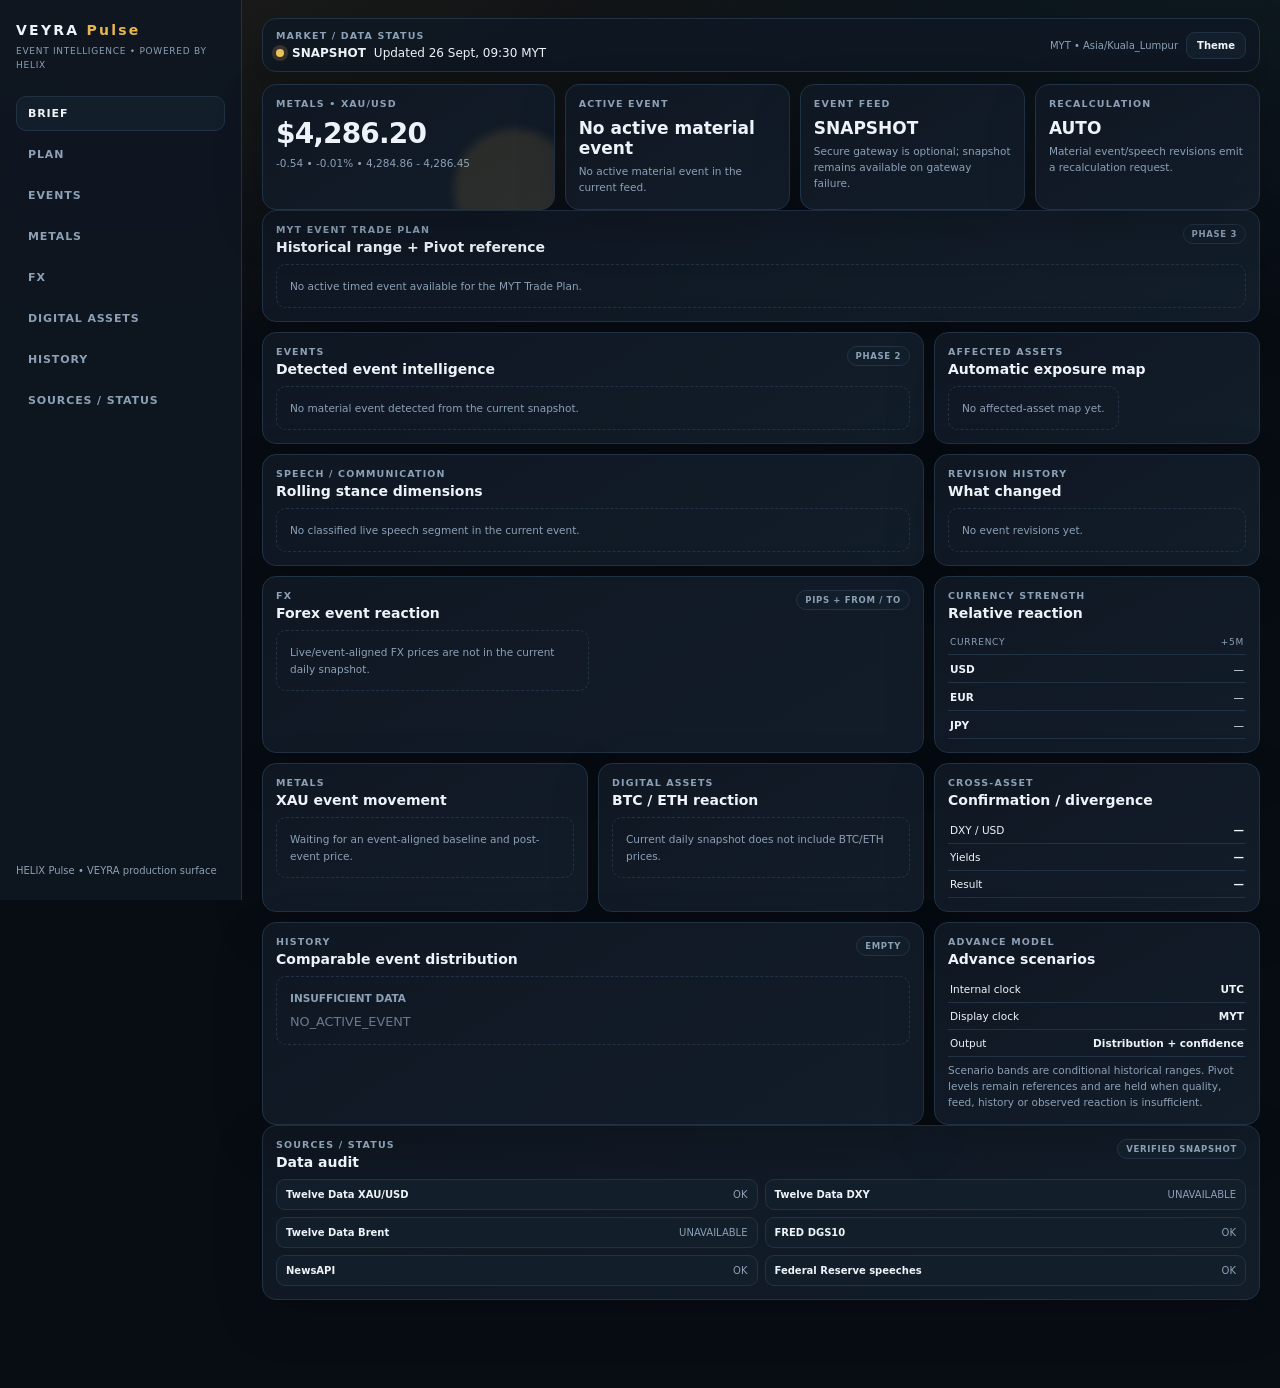
<file: index.html>
<!doctype html><html lang="en" data-theme="dark"><head><meta charset="utf-8"><meta name="viewport" content="width=device-width, initial-scale=1, viewport-fit=cover"><meta name="color-scheme" content="dark light"><meta name="theme-color" content="#080d14"><title>VEYRA Pulse — Event Intelligence</title><link rel="stylesheet" href="./macro/ui/macro-desk.css"><link rel="stylesheet" href="./macro/ui/phase2.css"><link rel="stylesheet" href="./macro/ui/phase3.css"></head><body>
<div class="app-shell"><aside class="rail" aria-label="VEYRA Pulse navigation"><div class="brand-block"><div class="brand">VEYRA <span>Pulse</span></div><div class="brand-sub">Event Intelligence • Powered by HELIX</div></div><nav class="rail-nav" aria-label="Primary"><button class="nav-item active" data-view="BRIEF">BRIEF</button><button class="nav-item" data-view="PLAN">PLAN</button><button class="nav-item" data-view="EVENTS">EVENTS</button><button class="nav-item" data-view="METALS">METALS</button><button class="nav-item" data-view="FX">FX</button><button class="nav-item" data-view="DIGITAL ASSETS">DIGITAL ASSETS</button><button class="nav-item" data-view="HISTORY">HISTORY</button><button class="nav-item" data-view="SOURCES">SOURCES / STATUS</button></nav><div class="rail-foot">HELIX Pulse • VEYRA production surface</div></aside>
<main class="main"><header class="status-strip"><div><div class="eyebrow">MARKET / DATA STATUS</div><div class="status-line"><span id="status-dot" class="status-dot"></span><strong id="feed-status">SNAPSHOT</strong><span id="updated-at">—</span></div></div><div class="status-actions"><span class="time-zone">MYT • Asia/Kuala_Lumpur</span><button id="theme-toggle" class="ghost-btn" type="button">Theme</button></div></header>
<section class="hero-grid" data-view-section="BRIEF PLAN METALS EVENTS"><article class="panel hero-card accent-card"><div class="eyebrow">METALS • XAU/USD</div><div id="xau-price" class="hero-value">—</div><div id="xau-change" class="hero-meta">—</div></article><article class="panel hero-card"><div class="eyebrow">ACTIVE EVENT</div><div id="active-event" class="hero-label">No active material event</div><div id="active-event-meta" class="hero-meta">—</div></article><article class="panel hero-card"><div class="eyebrow">EVENT FEED</div><div id="event-feed-state" class="hero-label">SNAPSHOT</div><div class="hero-meta">Secure gateway is optional; snapshot remains available on gateway failure.</div></article><article class="panel hero-card"><div class="eyebrow">RECALCULATION</div><div class="hero-label">AUTO</div><div class="hero-meta">Material event/speech revisions emit a recalculation request.</div></article></section>
<section id="trade-plan-section" class="panel" data-view-section="BRIEF PLAN EVENTS"><div class="section-head"><div><div class="eyebrow">MYT EVENT TRADE PLAN</div><h2>Historical range + Pivot reference</h2></div><span class="badge">PHASE 3</span></div><div id="trade-plan-host" class="empty-state">No active timed event available for the MYT Trade Plan.</div></section>
<section class="content-grid" data-view-section="BRIEF EVENTS"><article class="panel span-2"><div class="section-head"><div><div class="eyebrow">EVENTS</div><h2>Detected event intelligence</h2></div><span class="badge">PHASE 2</span></div><div id="event-list" class="event-list"></div></article><article class="panel"><div class="eyebrow">AFFECTED ASSETS</div><h2>Automatic exposure map</h2><div id="affected-assets" class="asset-chip-grid"></div></article></section>
<section class="content-grid" data-view-section="BRIEF EVENTS"><article class="panel span-2"><div class="eyebrow">SPEECH / COMMUNICATION</div><h2>Rolling stance dimensions</h2><div id="speech-panel"></div></article><article class="panel"><div class="eyebrow">REVISION HISTORY</div><h2>What changed</h2><div id="revision-list"></div></article></section>
<section class="content-grid" data-view-section="BRIEF FX"><article class="panel span-2"><div class="section-head"><div><div class="eyebrow">FX</div><h2>Forex event reaction</h2></div><span class="badge">PIPS + FROM / TO</span></div><div id="fx-reactions" class="reaction-grid"><div class="empty-state">Live/event-aligned FX prices are not in the current daily snapshot.</div></div></article><article class="panel"><div class="eyebrow">CURRENCY STRENGTH</div><h2>Relative reaction</h2><div class="mini-table"><div><span>Currency</span><span>+5m</span></div><div><strong>USD</strong><span>—</span></div><div><strong>EUR</strong><span>—</span></div><div><strong>JPY</strong><span>—</span></div></div></article></section>
<section class="content-grid" data-view-section="BRIEF METALS DIGITAL ASSETS"><article class="panel"><div class="eyebrow">METALS</div><h2>XAU event movement</h2><div id="metal-reaction" class="empty-state">Waiting for an event-aligned baseline and post-event price.</div></article><article class="panel"><div class="eyebrow">DIGITAL ASSETS</div><h2>BTC / ETH reaction</h2><div id="digital-reactions" class="empty-state">Current daily snapshot does not include BTC/ETH prices.</div></article><article class="panel"><div class="eyebrow">CROSS-ASSET</div><h2>Confirmation / divergence</h2><div class="state-row"><span>DXY / USD</span><strong>—</strong></div><div class="state-row"><span>Yields</span><strong>—</strong></div><div class="state-row"><span>Result</span><strong>—</strong></div></article></section>
<section class="content-grid" data-view-section="BRIEF HISTORY PLAN"><article class="panel span-2"><div class="section-head"><div><div class="eyebrow">HISTORY</div><h2>Comparable event distribution</h2></div><span id="history-data-status" class="badge">LOADING</span></div><div id="history-model-host" class="empty-state">Loading verified event-aligned history.</div></article><article class="panel"><div class="eyebrow">ADVANCE MODEL</div><h2>Advance scenarios</h2><div class="state-row"><span>Internal clock</span><strong>UTC</strong></div><div class="state-row"><span>Display clock</span><strong>MYT</strong></div><div class="state-row"><span>Output</span><strong>Distribution + confidence</strong></div><div class="hero-meta">Scenario bands are conditional historical ranges. Pivot levels remain references and are held when quality, feed, history or observed reaction is insufficient.</div></article></section>
<section class="panel" data-view-section="BRIEF SOURCES"><div class="section-head"><div><div class="eyebrow">SOURCES / STATUS</div><h2>Data audit</h2></div><span id="verified-badge" class="badge">—</span></div><div id="source-list" class="source-list"></div></section></main>
<nav class="bottom-nav" aria-label="Mobile navigation"><button data-view="PLAN">PLAN</button><button data-view="EVENTS">EVENTS</button><button data-view="FX">FX</button><button data-view="METALS">METALS</button><button data-view="MORE" class="active">MORE</button></nav></div>
<script src="./xauusd-data.js"></script><script type="module" src="./macro/ui/app.mjs"></script></body></html>
</file>
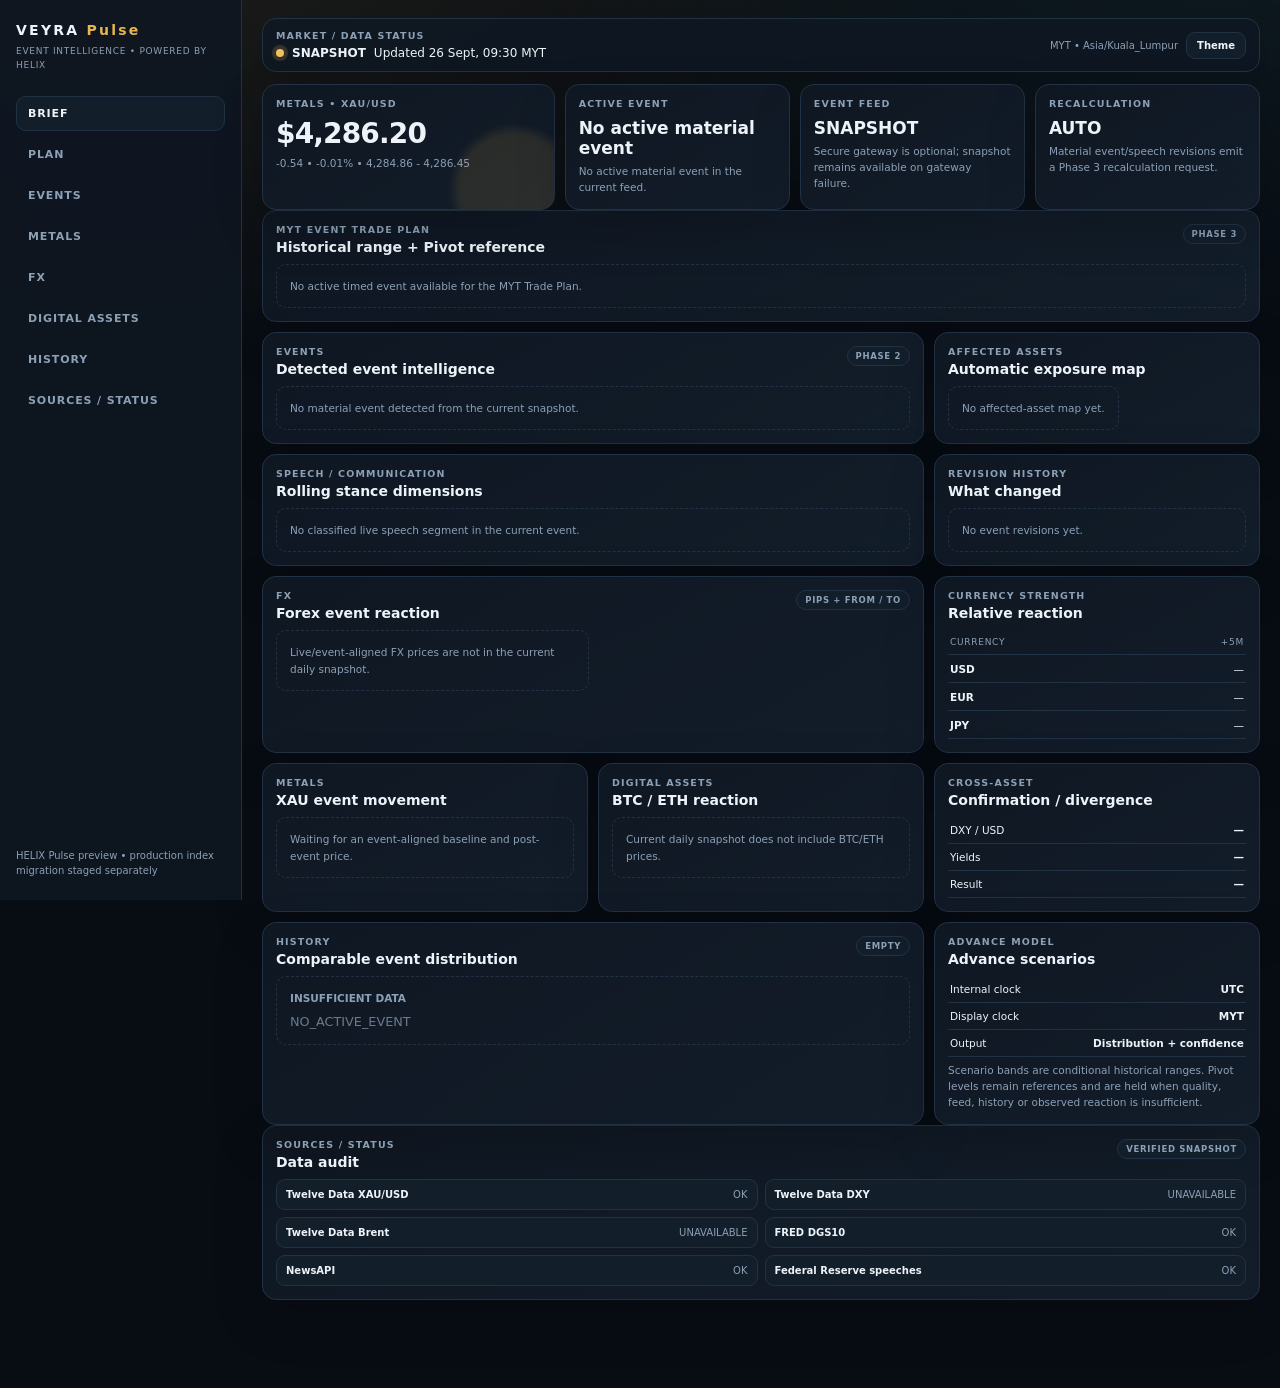
<file: macro-preview.html>
<!doctype html><html lang="en" data-theme="dark"><head><meta charset="utf-8"><meta name="viewport" content="width=device-width, initial-scale=1, viewport-fit=cover"><meta name="color-scheme" content="dark light"><meta name="theme-color" content="#080d14"><title>VEYRA Pulse — Event Intelligence</title><link rel="stylesheet" href="./macro/ui/macro-desk.css"><link rel="stylesheet" href="./macro/ui/phase2.css"><link rel="stylesheet" href="./macro/ui/phase3.css"></head><body>
<div class="app-shell"><aside class="rail" aria-label="VEYRA Pulse navigation"><div class="brand-block"><div class="brand">VEYRA <span>Pulse</span></div><div class="brand-sub">Event Intelligence • Powered by HELIX</div></div><nav class="rail-nav" aria-label="Primary"><button class="nav-item active" data-view="BRIEF">BRIEF</button><button class="nav-item" data-view="PLAN">PLAN</button><button class="nav-item" data-view="EVENTS">EVENTS</button><button class="nav-item" data-view="METALS">METALS</button><button class="nav-item" data-view="FX">FX</button><button class="nav-item" data-view="DIGITAL ASSETS">DIGITAL ASSETS</button><button class="nav-item" data-view="HISTORY">HISTORY</button><button class="nav-item" data-view="SOURCES">SOURCES / STATUS</button></nav><div class="rail-foot">HELIX Pulse preview • production index migration staged separately</div></aside>
<main class="main"><header class="status-strip"><div><div class="eyebrow">MARKET / DATA STATUS</div><div class="status-line"><span id="status-dot" class="status-dot"></span><strong id="feed-status">SNAPSHOT</strong><span id="updated-at">—</span></div></div><div class="status-actions"><span class="time-zone">MYT • Asia/Kuala_Lumpur</span><button id="theme-toggle" class="ghost-btn" type="button">Theme</button></div></header>
<section class="hero-grid" data-view-section="BRIEF PLAN METALS EVENTS"><article class="panel hero-card accent-card"><div class="eyebrow">METALS • XAU/USD</div><div id="xau-price" class="hero-value">—</div><div id="xau-change" class="hero-meta">—</div></article><article class="panel hero-card"><div class="eyebrow">ACTIVE EVENT</div><div id="active-event" class="hero-label">No active material event</div><div id="active-event-meta" class="hero-meta">—</div></article><article class="panel hero-card"><div class="eyebrow">EVENT FEED</div><div id="event-feed-state" class="hero-label">SNAPSHOT</div><div class="hero-meta">Secure gateway is optional; snapshot remains available on gateway failure.</div></article><article class="panel hero-card"><div class="eyebrow">RECALCULATION</div><div class="hero-label">AUTO</div><div class="hero-meta">Material event/speech revisions emit a Phase 3 recalculation request.</div></article></section>
<section id="trade-plan-section" class="panel" data-view-section="BRIEF PLAN EVENTS"><div class="section-head"><div><div class="eyebrow">MYT EVENT TRADE PLAN</div><h2>Historical range + Pivot reference</h2></div><span class="badge">PHASE 3</span></div><div id="trade-plan-host" class="empty-state">No active timed event available for the MYT Trade Plan.</div></section>
<section class="content-grid" data-view-section="BRIEF EVENTS"><article class="panel span-2"><div class="section-head"><div><div class="eyebrow">EVENTS</div><h2>Detected event intelligence</h2></div><span class="badge">PHASE 2</span></div><div id="event-list" class="event-list"></div></article><article class="panel"><div class="eyebrow">AFFECTED ASSETS</div><h2>Automatic exposure map</h2><div id="affected-assets" class="asset-chip-grid"></div></article></section>
<section class="content-grid" data-view-section="BRIEF EVENTS"><article class="panel span-2"><div class="eyebrow">SPEECH / COMMUNICATION</div><h2>Rolling stance dimensions</h2><div id="speech-panel"></div></article><article class="panel"><div class="eyebrow">REVISION HISTORY</div><h2>What changed</h2><div id="revision-list"></div></article></section>
<section class="content-grid" data-view-section="BRIEF FX"><article class="panel span-2"><div class="section-head"><div><div class="eyebrow">FX</div><h2>Forex event reaction</h2></div><span class="badge">PIPS + FROM / TO</span></div><div id="fx-reactions" class="reaction-grid"><div class="empty-state">Live/event-aligned FX prices are not in the current daily snapshot.</div></div></article><article class="panel"><div class="eyebrow">CURRENCY STRENGTH</div><h2>Relative reaction</h2><div class="mini-table"><div><span>Currency</span><span>+5m</span></div><div><strong>USD</strong><span>—</span></div><div><strong>EUR</strong><span>—</span></div><div><strong>JPY</strong><span>—</span></div></div></article></section>
<section class="content-grid" data-view-section="BRIEF METALS DIGITAL ASSETS"><article class="panel"><div class="eyebrow">METALS</div><h2>XAU event movement</h2><div id="metal-reaction" class="empty-state">Waiting for an event-aligned baseline and post-event price.</div></article><article class="panel"><div class="eyebrow">DIGITAL ASSETS</div><h2>BTC / ETH reaction</h2><div id="digital-reactions" class="empty-state">Current daily snapshot does not include BTC/ETH prices.</div></article><article class="panel"><div class="eyebrow">CROSS-ASSET</div><h2>Confirmation / divergence</h2><div class="state-row"><span>DXY / USD</span><strong>—</strong></div><div class="state-row"><span>Yields</span><strong>—</strong></div><div class="state-row"><span>Result</span><strong>—</strong></div></article></section>
<section class="content-grid" data-view-section="BRIEF HISTORY PLAN"><article class="panel span-2"><div class="section-head"><div><div class="eyebrow">HISTORY</div><h2>Comparable event distribution</h2></div><span id="history-data-status" class="badge">LOADING</span></div><div id="history-model-host" class="empty-state">Loading verified event-aligned history.</div></article><article class="panel"><div class="eyebrow">ADVANCE MODEL</div><h2>Advance scenarios</h2><div class="state-row"><span>Internal clock</span><strong>UTC</strong></div><div class="state-row"><span>Display clock</span><strong>MYT</strong></div><div class="state-row"><span>Output</span><strong>Distribution + confidence</strong></div><div class="hero-meta">Scenario bands are conditional historical ranges. Pivot levels remain references and are held when quality, feed, history or observed reaction is insufficient.</div></article></section>
<section class="panel" data-view-section="BRIEF SOURCES"><div class="section-head"><div><div class="eyebrow">SOURCES / STATUS</div><h2>Data audit</h2></div><span id="verified-badge" class="badge">—</span></div><div id="source-list" class="source-list"></div></section></main>
<nav class="bottom-nav" aria-label="Mobile navigation"><button data-view="PLAN">PLAN</button><button data-view="EVENTS">EVENTS</button><button data-view="FX">FX</button><button data-view="METALS">METALS</button><button data-view="MORE" class="active">MORE</button></nav></div>
<script src="./xauusd-data.js"></script><script type="module" src="./macro/ui/app.mjs"></script></body></html>
</file>
<file: macro/ui/macro-desk.css>
:root{--bg:#080d14;--panel:#0f1722;--panel2:#131e2b;--line:#223245;--text:#edf3f8;--muted:#8ca0b6;--gold:#e7b64f;--cyan:#65d3ca;--good:#45d397;--bad:#ff647e;--warn:#efc15a;--shadow:0 18px 50px rgba(0,0,0,.18)}
html[data-theme="light"]{--bg:#edf2f7;--panel:#fff;--panel2:#f4f7fa;--line:#d8e1ea;--text:#101b27;--muted:#63778b;--gold:#9f7118;--cyan:#157f77;--good:#177c59;--bad:#b63b51;--warn:#946d12;--shadow:0 14px 35px rgba(16,27,39,.08)}
*{box-sizing:border-box}html,body{margin:0;min-height:100%;background:var(--bg);color:var(--text);font-family:Inter,ui-sans-serif,system-ui,-apple-system,"Segoe UI",sans-serif}body{background-image:radial-gradient(900px 500px at 9% -10%,color-mix(in srgb,var(--gold) 11%,transparent),transparent),radial-gradient(700px 420px at 95% -8%,color-mix(in srgb,var(--cyan) 8%,transparent),transparent)}button{font:inherit}.app-shell{min-height:100vh;display:grid;grid-template-columns:242px minmax(0,1fr)}.rail{height:100vh;position:sticky;top:0;padding:22px 16px;border-right:1px solid var(--line);background:color-mix(in srgb,var(--panel) 91%,transparent);backdrop-filter:blur(18px);display:flex;flex-direction:column;gap:24px}.brand{font-weight:900;letter-spacing:.16em;font-size:14px}.brand span{color:var(--gold)}.brand-sub{margin-top:7px;color:var(--muted);font-size:9px;line-height:1.5;letter-spacing:.08em;text-transform:uppercase}.rail-nav{display:grid;gap:6px}.nav-item,.bottom-nav button{border:1px solid transparent;background:transparent;color:var(--muted);font-size:11px;font-weight:800;letter-spacing:.08em;text-align:left;padding:10px 11px;border-radius:10px;cursor:pointer}.nav-item:hover,.nav-item.active{color:var(--text);background:var(--panel2);border-color:var(--line)}.rail-foot{margin-top:auto;color:var(--muted);font-size:10px;line-height:1.5}.main{padding:18px 20px 88px;min-width:0}.status-strip{display:flex;justify-content:space-between;align-items:center;gap:14px;padding:11px 13px;border:1px solid var(--line);border-radius:14px;background:color-mix(in srgb,var(--panel) 92%,transparent);box-shadow:var(--shadow)}.eyebrow{font-size:9.5px;font-weight:800;letter-spacing:.12em;color:var(--muted);text-transform:uppercase}.status-line{display:flex;align-items:center;gap:8px;margin-top:5px;font-size:12px}.status-dot{width:8px;height:8px;border-radius:50%;background:var(--warn);box-shadow:0 0 0 4px color-mix(in srgb,var(--warn) 16%,transparent)}.status-actions{display:flex;align-items:center;gap:8px}.time-zone{font-size:10px;color:var(--muted)}.ghost-btn{border:1px solid var(--line);background:var(--panel2);color:var(--text);border-radius:9px;padding:7px 10px;font-size:10px;font-weight:700;cursor:pointer}.hero-grid{display:grid;grid-template-columns:1.3fr repeat(3,1fr);gap:10px;margin-top:12px}.panel{border:1px solid var(--line);border-radius:14px;background:linear-gradient(150deg,color-mix(in srgb,var(--panel) 98%,transparent),color-mix(in srgb,var(--panel2) 94%,transparent));padding:13px;box-shadow:var(--shadow);min-width:0}.accent-card:after{content:"";position:absolute;inset:auto -20px -40px auto;width:120px;height:120px;border-radius:50%;background:color-mix(in srgb,var(--gold) 12%,transparent);filter:blur(4px)}.hero-card{position:relative;overflow:hidden;min-height:115px}.hero-value{margin-top:8px;font-size:28px;font-weight:900;letter-spacing:-.03em;font-variant-numeric:tabular-nums}.hero-label{margin-top:9px;font-size:17px;font-weight:800}.hero-meta{margin-top:6px;color:var(--muted);font-size:10.5px;line-height:1.5}.content-grid{display:grid;grid-template-columns:1fr 1fr 1fr;gap:10px;margin-top:10px}.span-2{grid-column:span 2}.section-head{display:flex;justify-content:space-between;align-items:flex-start;gap:10px}h2{font-size:14px;margin:4px 0 9px}.badge{display:inline-flex;border:1px solid var(--line);background:var(--panel2);color:var(--muted);border-radius:999px;padding:4px 8px;font-size:8.5px;font-weight:800;letter-spacing:.08em}.event-placeholder{display:grid;grid-template-columns:repeat(3,1fr);gap:8px}.event-placeholder>div{padding:10px;border:1px solid var(--line);border-radius:10px;background:var(--panel2)}.event-placeholder strong{display:block;font-size:11px}.event-placeholder span{display:block;color:var(--muted);font-size:9.5px;line-height:1.45;margin-top:4px}.currency-grid{display:grid;grid-template-columns:repeat(4,1fr);gap:6px}.currency-grid span{padding:9px 4px;text-align:center;border:1px solid var(--line);border-radius:9px;background:var(--panel2);font-size:10px;font-weight:800}.empty-state{border:1px dashed var(--line);border-radius:10px;color:var(--muted);padding:13px;font-size:10.5px;line-height:1.55}.reaction-grid{display:grid;grid-template-columns:repeat(2,minmax(0,1fr));gap:8px}.mini-table{display:grid;gap:1px}.mini-table>div,.state-row{display:flex;justify-content:space-between;gap:12px;padding:7px 2px;border-bottom:1px solid var(--line);font-size:10.5px}.mini-table>div:first-child{color:var(--muted);font-size:9px;text-transform:uppercase;letter-spacing:.08em}.source-list{display:grid;grid-template-columns:repeat(2,minmax(0,1fr));gap:7px}.source-item{display:flex;justify-content:space-between;gap:10px;border:1px solid var(--line);background:var(--panel2);padding:9px;border-radius:9px;font-size:10px}.source-item span{color:var(--muted)}.hidden{display:none!important}.bottom-nav{display:none}
@media(max-width:1050px){.app-shell{grid-template-columns:84px minmax(0,1fr)}.rail{padding:18px 9px}.brand{font-size:10px;letter-spacing:.06em}.brand-sub,.rail-foot{display:none}.nav-item{font-size:8.5px;padding:9px 6px}.hero-grid,.content-grid{grid-template-columns:1fr 1fr}.span-2{grid-column:span 2}.event-placeholder{grid-template-columns:1fr}}
@media(max-width:700px){.app-shell{display:block}.rail{display:none}.main{padding:10px 10px calc(86px + env(safe-area-inset-bottom))}.status-strip{position:sticky;top:0;z-index:12;border-radius:12px}.status-actions .time-zone{display:none}.hero-grid,.content-grid{grid-template-columns:1fr}.span-2{grid-column:auto}.hero-card{min-height:100px}.event-placeholder,.reaction-grid,.source-list{grid-template-columns:1fr}.bottom-nav{display:grid;grid-template-columns:repeat(5,1fr);position:fixed;left:8px;right:8px;bottom:calc(8px + env(safe-area-inset-bottom));z-index:20;border:1px solid var(--line);border-radius:15px;padding:5px;background:color-mix(in srgb,var(--panel) 96%,transparent);box-shadow:0 18px 60px rgba(0,0,0,.35);backdrop-filter:blur(16px)}.bottom-nav button{padding:9px 3px;text-align:center;font-size:8px;letter-spacing:.02em}.bottom-nav button.active{background:var(--panel2);border-color:var(--line);color:var(--gold)}.currency-grid{grid-template-columns:repeat(4,1fr)}}
.reaction-card{border:1px solid var(--line);border-radius:11px;padding:11px;background:var(--panel2)}.reaction-title{font-size:11px;font-weight:900;letter-spacing:.05em}.reaction-prices{margin-top:5px;color:var(--muted);font-size:10px;font-variant-numeric:tabular-nums}.reaction-move{margin-top:7px;font-size:15px;font-weight:900;font-variant-numeric:tabular-nums}.reaction-states{display:grid;grid-template-columns:auto 1fr;gap:4px 10px;margin-top:9px;padding-top:8px;border-top:1px solid var(--line);font-size:9.5px}.reaction-states span{color:var(--muted)}.reaction-states strong{text-align:right}.reaction-detail{margin-top:7px;color:var(--muted);font-size:9px;line-height:1.45}
</file>
<file: macro/ui/phase2.css>
.event-list{display:grid;gap:7px}.event-row{border:1px solid var(--line);background:var(--panel2);border-radius:11px;padding:10px}.event-row-top{display:flex;justify-content:space-between;gap:10px;align-items:flex-start}.event-row-top strong{font-size:10.5px;line-height:1.4}.event-row-meta{margin-top:6px;color:var(--muted);font-size:9px;line-height:1.45}.asset-chip-grid{display:flex;flex-wrap:wrap;gap:6px}.asset-chip-grid>span{display:inline-flex;padding:6px 8px;border:1px solid var(--line);border-radius:999px;background:var(--panel2);font-size:9px;font-weight:800;letter-spacing:.03em}.speech-head{display:flex;align-items:center;justify-content:space-between;gap:12px;margin-bottom:9px}.speech-head strong{font-size:15px;letter-spacing:.06em}.speech-head span{color:var(--muted);font-size:9px}.dimension-grid{display:grid;grid-template-columns:repeat(3,minmax(0,1fr));gap:7px}.dimension-grid>div{border:1px solid var(--line);background:var(--panel2);border-radius:9px;padding:8px;display:flex;justify-content:space-between;gap:8px}.dimension-grid span{color:var(--muted);font-size:8.5px;text-transform:uppercase}.dimension-grid strong{font-size:10px;font-variant-numeric:tabular-nums}.revision-row{padding:7px 2px;border-bottom:1px solid var(--line);font-size:9.5px;color:var(--muted)}.revision-row:last-child{border-bottom:0}@media(max-width:700px){.dimension-grid{grid-template-columns:1fr 1fr}.event-row-top{align-items:center}.asset-chip-grid>span{font-size:8px}}
</file>
<file: macro/ui/phase3.css>
.trade-plan-card{display:grid;gap:12px;padding:16px;border:1px solid var(--line,#2a3544);border-radius:16px;background:var(--panel,#101722)}.trade-plan-card header,.trade-plan-card footer{display:flex;justify-content:space-between;gap:12px;align-items:flex-start}.trade-plan-card h2{margin:3px 0 0}.trade-plan-time{font-size:.82rem;opacity:.76}.trade-plan-grid{display:grid;grid-template-columns:repeat(3,minmax(0,1fr));gap:8px}.trade-plan-grid section,.trade-plan-ranges,.trade-plan-pivots{padding:10px;border:1px solid var(--line,#2a3544);border-radius:12px}.trade-plan-grid span,.trade-plan-grid strong,.trade-plan-pivots span{display:block}.trade-plan-grid span{font-size:.72rem;opacity:.68}.trade-plan-ranges{display:flex;gap:14px;flex-wrap:wrap}.trade-plan-pivots{display:grid;gap:6px}.trade-plan-card footer span{font-size:.78rem;opacity:.72}.advance-model{display:grid;gap:12px}.advance-summary,.advance-direction,.advance-confidence,.advance-scenarios{padding:11px;border:1px solid var(--line,#2a3544);border-radius:12px}.advance-summary,.advance-direction{display:flex;gap:14px;align-items:center;justify-content:space-between;flex-wrap:wrap}.advance-summary span,.advance-direction span,.advance-confidence span{font-size:.78rem;opacity:.76}.advance-distribution{display:grid;grid-template-columns:repeat(5,minmax(0,1fr));gap:8px}.advance-distribution>div{display:grid;gap:3px;padding:10px;border:1px solid var(--line,#2a3544);border-radius:12px;text-align:center}.advance-distribution span{font-size:.7rem;opacity:.66}.advance-distribution strong{font-size:1rem}.advance-distribution small{font-size:.72rem;opacity:.72}.advance-confidence{display:grid;gap:5px}.advance-scenarios{display:grid;gap:6px}.advance-scenario-head,.advance-scenario-row{display:grid;grid-template-columns:1fr 1fr 1fr;gap:8px;align-items:center}.advance-scenario-head{font-size:.7rem;opacity:.62}.advance-scenario-row{padding:7px 0;border-top:1px solid var(--line,#2a3544)}.advance-scenario-row strong{text-align:center}.advance-scenario-row span:last-child{text-align:right}.advance-empty{display:grid;gap:5px}.advance-empty span{font-size:.8rem;opacity:.72}@media(max-width:720px){.trade-plan-grid{grid-template-columns:repeat(2,minmax(0,1fr))}.trade-plan-card header,.trade-plan-card footer{flex-direction:column}.mobile-nav-plan{order:-1}.advance-distribution{grid-template-columns:repeat(2,minmax(0,1fr))}.advance-distribution>div:nth-child(5){grid-column:1/-1}.advance-summary,.advance-direction{align-items:flex-start;flex-direction:column}.advance-scenario-head,.advance-scenario-row{grid-template-columns:1.2fr .9fr 1fr;font-size:.78rem}}
</file>
